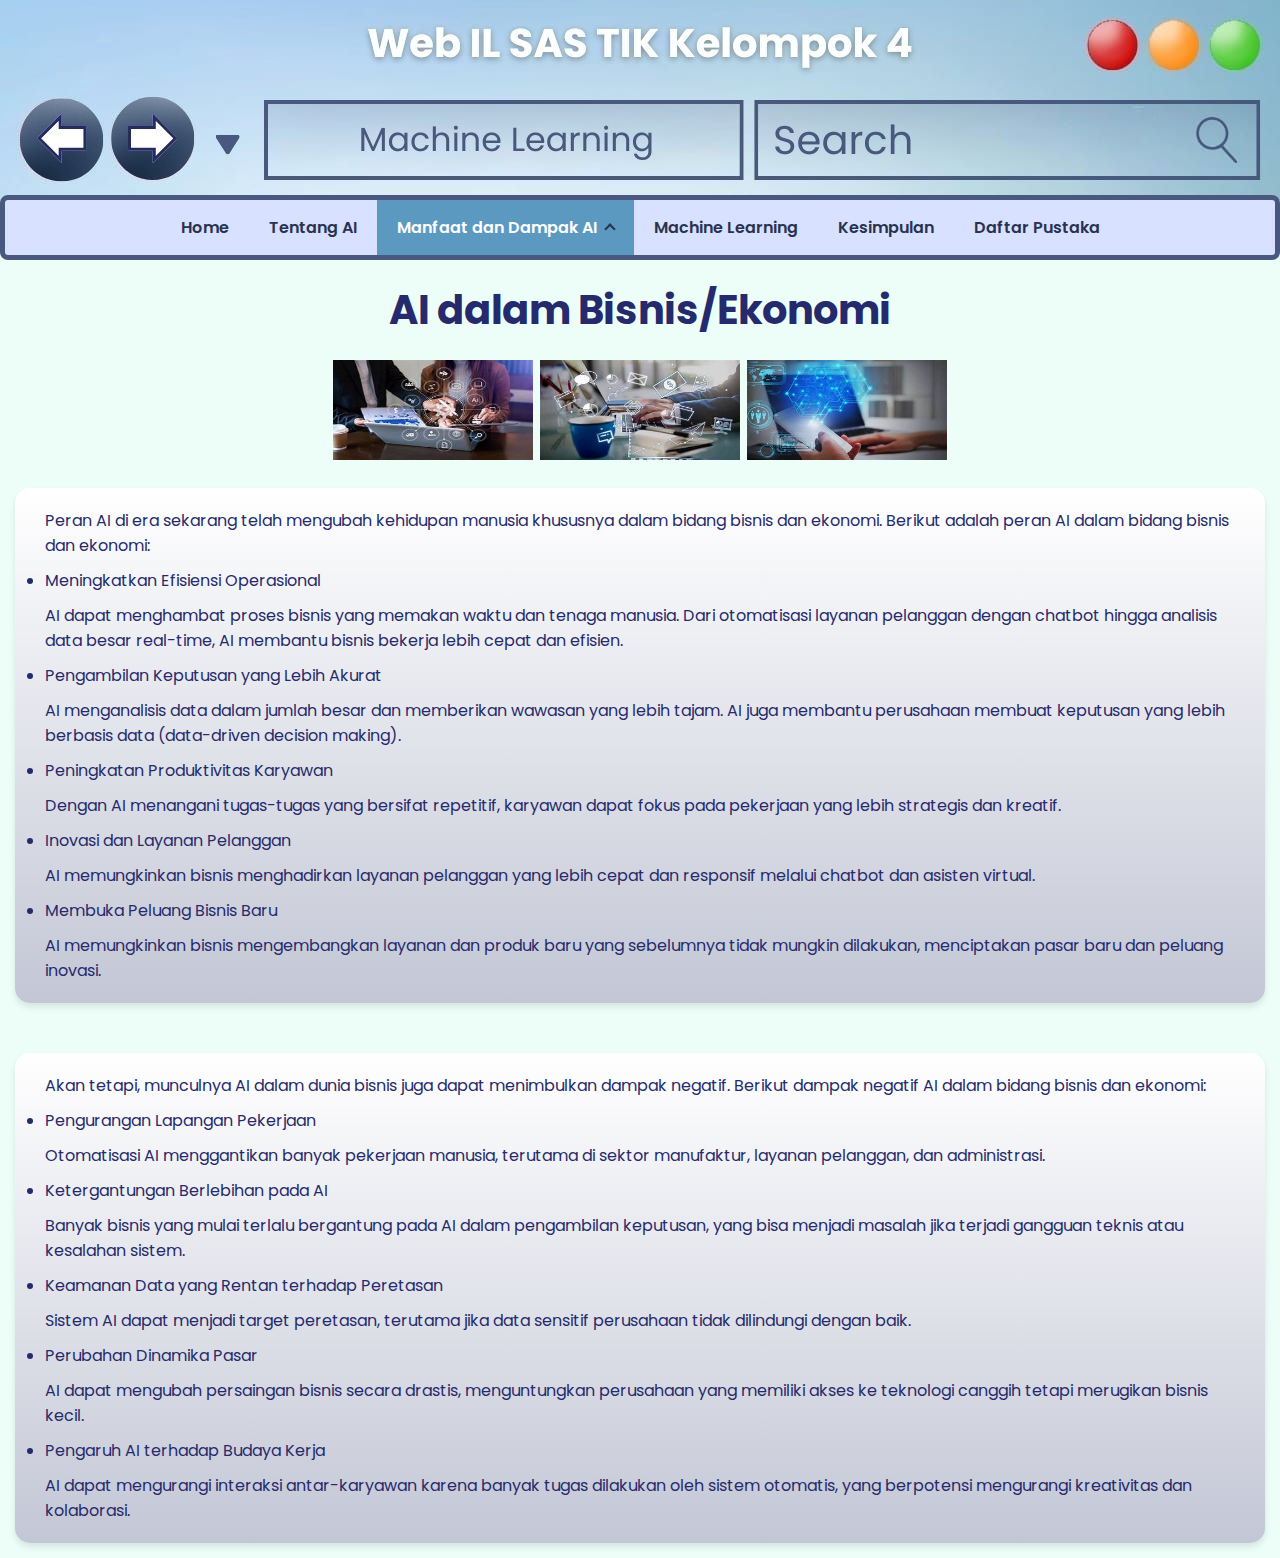
<file: ai-bisnis.html>
<!DOCTYPE html>
<html lang="en">
<head>
    <meta charset="UTF-8">
    <meta name="viewport" content="width=device-width, initial-scale=1.0">
    <title>Website IL SAT Kelompok 4</title>
    <link rel="stylesheet" href="ai-bisnis.css">
</head>
<body>
    <div class="header">
        <img src="2.jpg" alt="Banner AI" class="banner">
    </div>
    <nav class="navbar-container">
        <ul class="navbar">
            <li>
                <a href="index.html" class="navbar-link">Home</a>
            </li>
            <li>
                <a href="tentang-ai.html" class="navbar-link">Tentang AI</a>
            </li>
            <li>
                <a href="#" class="navbar-link dropdown-toggle active">
                    Manfaat dan Dampak AI <span class="arrow"></span>
                </a>
                <ul class="dropdown">
                    <li><a href="ai-kesehatan.html" class="dropdown-link">AI dalam Kesehatan</a></li>
                    <li><a href="ai-pendidikan.html" class="dropdown-link">AI dalam Pendidikan</a></li>
                    <li><a href="ai-bisnis.html" class="dropdown-link active">AI dalam Bisnis/Ekonomi</a></li>
                    <li><a href="manfaat-dan-dampak-ai.html" class="dropdown-link">Dampak Positif dan Negatif</a></li>
                </ul>
            </li>
            <li>
                <a href="machine-learning.html" class="navbar-link">Machine Learning</a>
            </li>
            <li>
                <a href="kesimpulan.html" class="navbar-link">Kesimpulan</a>
            </li>
            <li>
                <a href="daftar-pustaka.html" class="navbar-link">Daftar Pustaka</a>
            </li>
        </ul>
    </nav>
    <h1 class="title"> AI dalam Bisnis/Ekonomi </h1>
        <div class="column-side">
            <h1 align="center">
            <img src="gambar1.jpeg.jpg" height="100" width="200">
            <img src="gambar2.jpeg.jpg" height="100" width="200">
            <img src="gambar3.jpeg.jpg" height="100" width="200">
            </h1>
        </div>
        <div class="card-container">
            <div class="card">
                <div class="padding-left">
                <p>Peran AI di era sekarang telah mengubah kehidupan manusia khususnya dalam bidang bisnis dan ekonomi. Berikut adalah peran AI dalam bidang bisnis dan ekonomi: </p>
                <ul>
                    <li class="li">Meningkatkan Efisiensi Operasional</li>
                    <p>AI dapat menghambat proses bisnis yang memakan waktu dan tenaga manusia. Dari otomatisasi layanan pelanggan dengan chatbot hingga analisis data besar real-time, AI membantu bisnis bekerja lebih cepat dan efisien.<p>
                    <li class="li">Pengambilan Keputusan yang Lebih Akurat</li>
                    <p>AI menganalisis data dalam jumlah besar dan memberikan wawasan yang lebih tajam. AI juga membantu perusahaan membuat keputusan yang lebih berbasis data (data-driven decision making).</p>
                    <li class="li">Peningkatan Produktivitas Karyawan</li>
                    <p>Dengan AI menangani tugas-tugas yang bersifat repetitif, karyawan dapat fokus pada pekerjaan yang lebih strategis dan kreatif.</p>
                    <li class="li">Inovasi dan Layanan Pelanggan</li>
                    <p>AI memungkinkan bisnis menghadirkan layanan pelanggan yang lebih cepat dan responsif melalui chatbot dan asisten virtual.</p>
                    <li class="li">Membuka Peluang Bisnis Baru</li>
                    <p>AI memungkinkan bisnis mengembangkan layanan dan produk baru yang sebelumnya tidak mungkin dilakukan, menciptakan pasar baru dan peluang inovasi.</p></div>
                </ul>
            </div>
            <div class="card">
                <div class="padding-left">
                <p>Akan tetapi, munculnya AI dalam dunia bisnis juga dapat menimbulkan dampak negatif. Berikut dampak negatif AI dalam bidang bisnis dan ekonomi: </p>
                <ul>
                    <li class="li">Pengurangan Lapangan Pekerjaan</li>
                    <p>Otomatisasi AI menggantikan banyak pekerjaan manusia, terutama di sektor manufaktur, layanan pelanggan, dan administrasi.</p>
                    <li class="li">Ketergantungan Berlebihan pada AI</li>
                    <p>Banyak bisnis yang mulai terlalu bergantung pada AI dalam pengambilan keputusan, yang bisa menjadi masalah jika terjadi gangguan teknis atau kesalahan sistem.</p>
                    <li class="li">Keamanan Data yang Rentan terhadap Peretasan</li>
                    <p>Sistem AI dapat menjadi target peretasan, terutama jika data sensitif perusahaan tidak dilindungi dengan baik.</p>
                    <li class="li">Perubahan Dinamika Pasar</li>
                    <p>AI dapat mengubah persaingan bisnis secara drastis, menguntungkan perusahaan yang memiliki akses ke teknologi canggih tetapi merugikan bisnis kecil.</p>
                    <li class="li">Pengaruh AI terhadap Budaya Kerja</li>
                    <p>AI dapat mengurangi interaksi antar-karyawan karena banyak tugas dilakukan oleh sistem otomatis, yang berpotensi mengurangi kreativitas dan kolaborasi.</p>
                </ul></div>
            </div>
        </div>
    </div>      
</body>
</html>
</file>
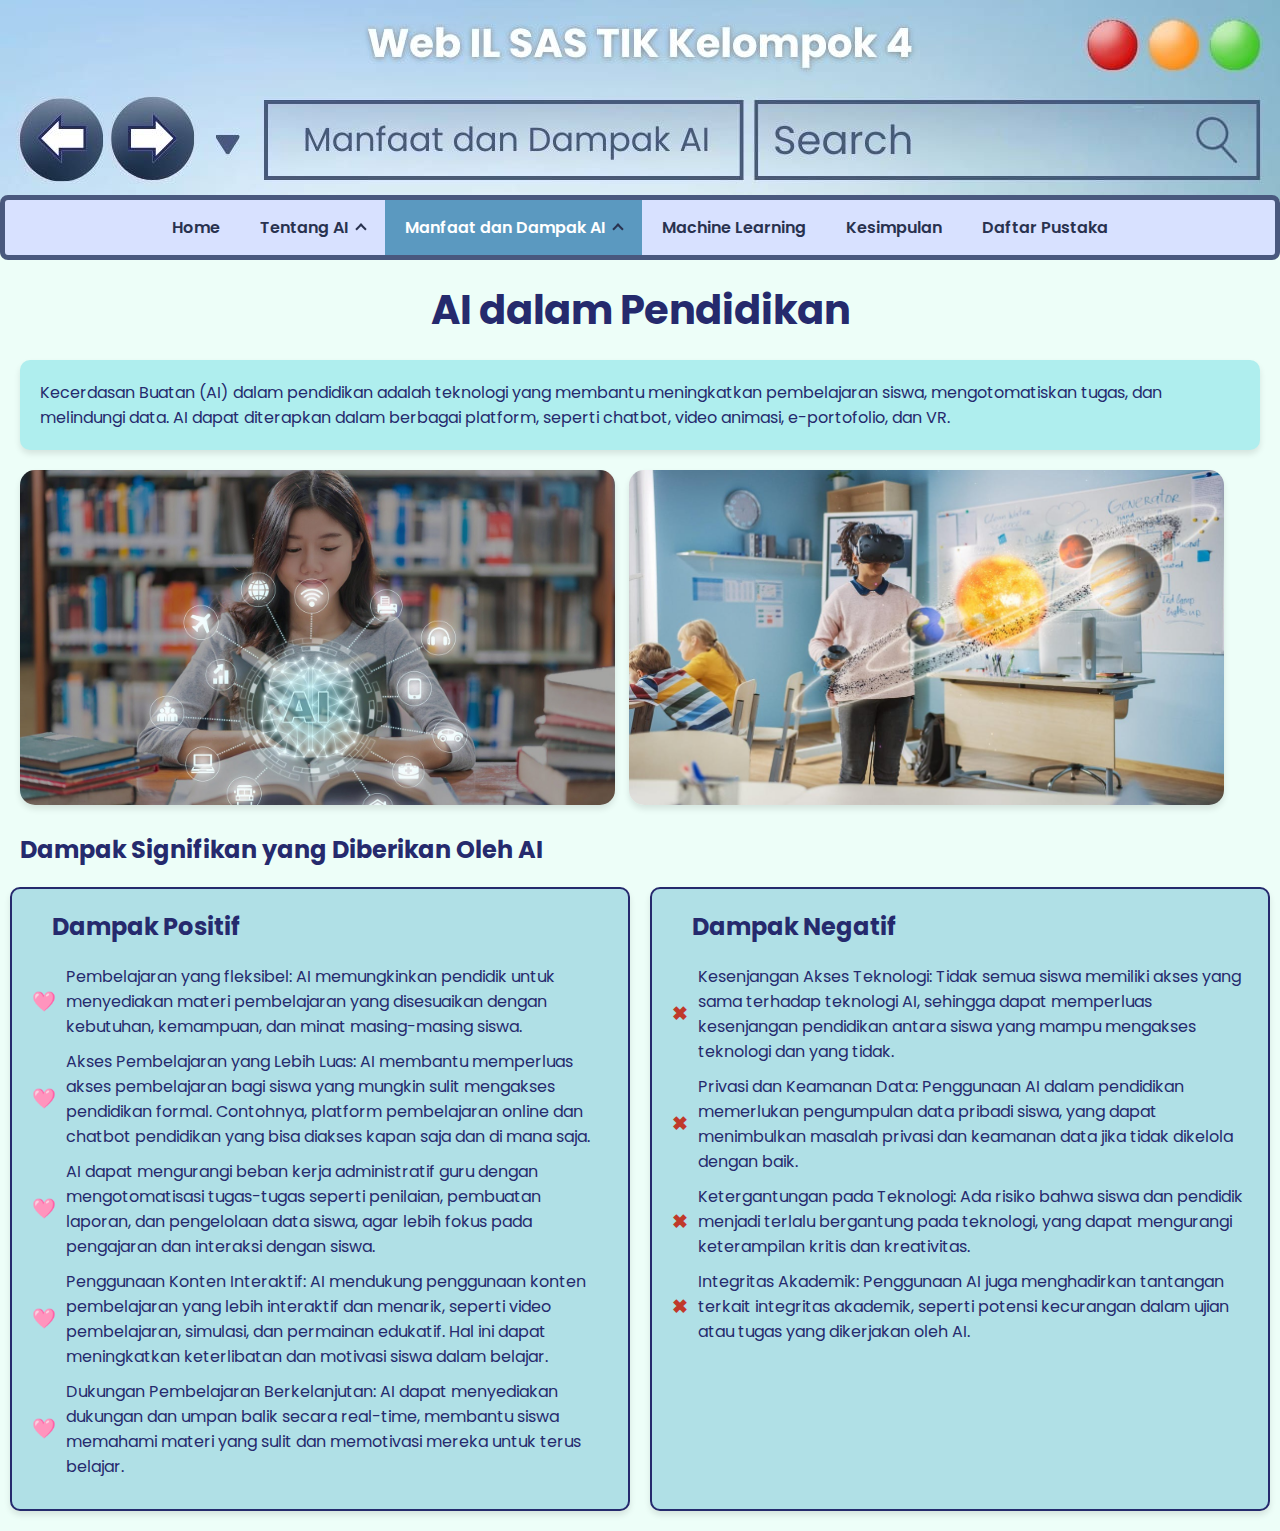
<file: ai-pendidikan.html>
<!DOCTYPE html>
<html lang="en">
<head>
    <title>Website IL SAT Kelompok 4</title>
    <link rel="stylesheet" href="ai-pendidikan.css">
</head>
<body>
    <div class="header">
        <img src="4.jpg" alt="Banner AI" class="banner">
    </div>
<nav class="navbar-container">
    <ul class="navbar">
        <li>
            <a href="index.html" class="navbar-link">Home</a>
        </li>
        <li>
            <a href="tentang-ai.html" class="navbar-link dropdown-toggle">
                Tentang AI <span class="arrow"></span>
            </a>
            <ul class="dropdown">
                <li><a href="#" class="dropdown-link">Pengertian AI</a></li>
                <li><a href="#" class="dropdown-link">Sejarah AI</a></li>
            </ul>
        </li>
        <li>
            <a href="#" class="navbar-link dropdown-toggle active">
                Manfaat dan Dampak AI <span class="arrow"></span>
            </a>
            <ul class="dropdown">
                <li><a href="ai-kesehatan.html" class="dropdown-link">AI dalam Kesehatan</a></li>
                <li><a href="ai-pendidikan.html" class="dropdown-link active">AI dalam Pendidikan</a></li>
                <li><a href="ai-bisnis.html" class="dropdown-link">AI dalam Bisnis/Ekonomi</a></li>
                <li><a href="manfaat-dan-dampak-ai.html" class="dropdown-link">Dampak Positif dan Negatif</a></li>
            </ul>
        </li>
        <li>
            <a href="machine-learning.html" class="navbar-link">Machine Learning</a>
        </li>
        <li>
            <a href="kesimpulan.html" class="navbar-link">Kesimpulan</a>
        </li>
        <li>
            <a href="daftar-pustaka.html" class="navbar-link">Daftar Pustaka</a>
        </li>
    </ul>
</nav>
    <h1 class="title">AI dalam Pendidikan</h1>
    <div class="ml-container">
        <div class="card-container">
            <div class="card">
                <p>Kecerdasan Buatan (AI) dalam pendidikan adalah teknologi yang membantu meningkatkan pembelajaran siswa, mengotomatiskan tugas, dan melindungi data. AI dapat diterapkan dalam berbagai platform, seperti chatbot, video animasi, e-portofolio, dan VR. </p>
            </div>
           <div class="gambar">
            <img src="ai gambar.jpg" alt="gambar" class="ml-image" img>
            <img src="vr.jpg" alt="vr" class="ml-image">
           </div>
        </div>
    </div>
    <h2 class="h2">Dampak Signifikan yang Diberikan Oleh AI</h2>
    <div class="container">
        <div class="card card-with-border">
            <h2 class="h2">Dampak Positif</h2>
            <ul class="icon-list">
                <li><span class="check-icon">🩷</span> Pembelajaran yang fleksibel: AI memungkinkan pendidik untuk menyediakan materi pembelajaran yang disesuaikan dengan kebutuhan, kemampuan, dan minat masing-masing siswa.
                </li>
                <li><span class="check-icon">🩷</span> Akses Pembelajaran yang Lebih Luas: AI membantu memperluas akses pembelajaran bagi siswa yang mungkin sulit mengakses pendidikan formal. Contohnya, platform pembelajaran online dan chatbot pendidikan yang bisa diakses kapan saja dan di mana saja.</li>
                <li><span class="check-icon">🩷</span> AI dapat mengurangi beban kerja administratif guru dengan mengotomatisasi tugas-tugas seperti penilaian, pembuatan laporan, dan pengelolaan data siswa, agar lebih fokus pada pengajaran dan interaksi dengan siswa.            </li>
                <li><span class="check-icon">🩷</span> Penggunaan Konten Interaktif: AI mendukung penggunaan konten pembelajaran yang lebih interaktif dan menarik, seperti video pembelajaran, simulasi, dan permainan edukatif. Hal ini dapat meningkatkan keterlibatan dan motivasi siswa dalam belajar.            </li>
                <li><span class="check-icon">🩷</span> Dukungan Pembelajaran Berkelanjutan: AI dapat menyediakan dukungan dan umpan balik secara real-time, membantu siswa memahami materi yang sulit dan memotivasi mereka untuk terus belajar.
                </li>
            </ul>
        </div>
        <div class="card card-with-border">
            <h2 class="h2">Dampak Negatif</h2>
            <ul class="icon-list negative-list">
                <li><span class="cross-icon">✖</span> Kesenjangan Akses Teknologi: Tidak semua siswa memiliki akses yang sama terhadap teknologi AI, sehingga dapat memperluas kesenjangan pendidikan antara siswa yang mampu mengakses teknologi dan yang tidak.</li>
                <li><span class="cross-icon">✖</span> Privasi dan Keamanan Data: Penggunaan AI dalam pendidikan memerlukan pengumpulan data pribadi siswa, yang dapat menimbulkan masalah privasi dan keamanan data jika tidak dikelola dengan baik.           </li>
                <li><span class="cross-icon">✖</span> Ketergantungan pada Teknologi: Ada risiko bahwa siswa dan pendidik menjadi terlalu bergantung pada teknologi, yang dapat mengurangi keterampilan kritis dan kreativitas.</li>
                <li><span class="cross-icon">✖</span> Integritas Akademik: Penggunaan AI juga menghadirkan tantangan terkait integritas akademik, seperti potensi kecurangan dalam ujian atau tugas yang dikerjakan oleh AI.</li>
            </ul>
</body>
</html>
</file>
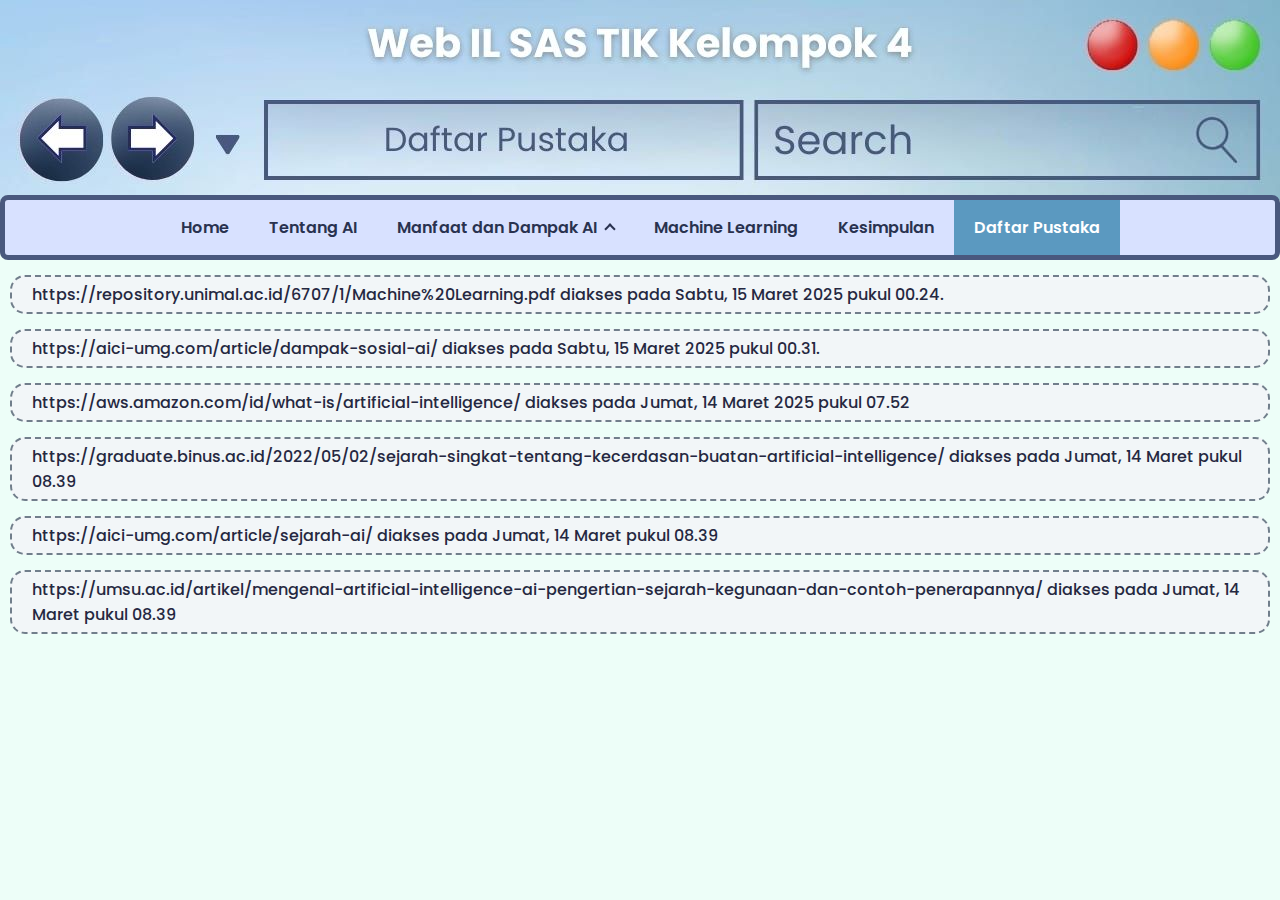
<file: daftar-pustaka.html>
<!DOCTYPE html>
<html>
<head>
    <meta charset="UTF-8">
    <meta name="viewport" content="width=device-width, initial-scale=1.0">
    <title>Website IL SAT Kelompok 4</title>
    <link rel="stylesheet" href="daftar-pustaka.css">
</head>
<body>
    <div class="header">
        <img src="6.jpg" alt="Banner AI" class="banner">
    </div>
<nav class="navbar-container">
    <ul class="navbar">
        <li>
            <a href="index.html" class="navbar-link">Home</a>
        </li>
        <li>
            <a href="tentang-ai.html" class="navbar-link">Tentang AI</a>
        </li>
        <li>
            <a href="#" class="navbar-link dropdown-toggle">
                Manfaat dan Dampak AI <span class="arrow"></span>
            </a>
            <ul class="dropdown">
                <li><a href="ai-kesehatan.html" class="dropdown-link">AI dalam Kesehatan</a></li>
                <li><a href="ai-pendidikan.html" class="dropdown-link">AI dalam Pendidikan</a></li>
                <li><a href="ai-bisnis.html" class="dropdown-link">AI dalam Bisnis/Ekonomi</a></li>
                <li><a href="manfaat-dan-dampak-ai.html" class="dropdown-link">Dampak Positif dan Negatif</a></li>
            </ul>
        </li>
        <li>
            <a href="machine-learning.html" class="navbar-link">Machine Learning</a>
        </li>
        <li>
            <a href="kesimpulan.html" class="navbar-link">Kesimpulan</a>
        </li>
        <li>
            <a href="daftar-pustaka.html" class="navbar-link active">Daftar Pustaka</a>
        </li>
    </ul>
</nav>
<div class="section">
    <p class="link">https://repository.unimal.ac.id/6707/1/Machine%20Learning.pdf diakses pada Sabtu, 15 Maret 2025 pukul 00.24.</p>
    <p class="link">https://aici-umg.com/article/dampak-sosial-ai/ diakses pada Sabtu, 15 Maret 2025 pukul 00.31.</p>
    <p class="link">https://aws.amazon.com/id/what-is/artificial-intelligence/ diakses pada Jumat, 14 Maret 2025 pukul 07.52</p>
    <p class="link">https://graduate.binus.ac.id/2022/05/02/sejarah-singkat-tentang-kecerdasan-buatan-artificial-intelligence/ diakses pada Jumat, 14 Maret pukul 08.39</p>
    <p class="link">https://aici-umg.com/article/sejarah-ai/ diakses pada Jumat, 14 Maret pukul 08.39</p>
    <p class="link">https://umsu.ac.id/artikel/mengenal-artificial-intelligence-ai-pengertian-sejarah-kegunaan-dan-contoh-penerapannya/ diakses pada Jumat, 14 Maret pukul 08.39</p>
</div>
</body>
</html>
</file>
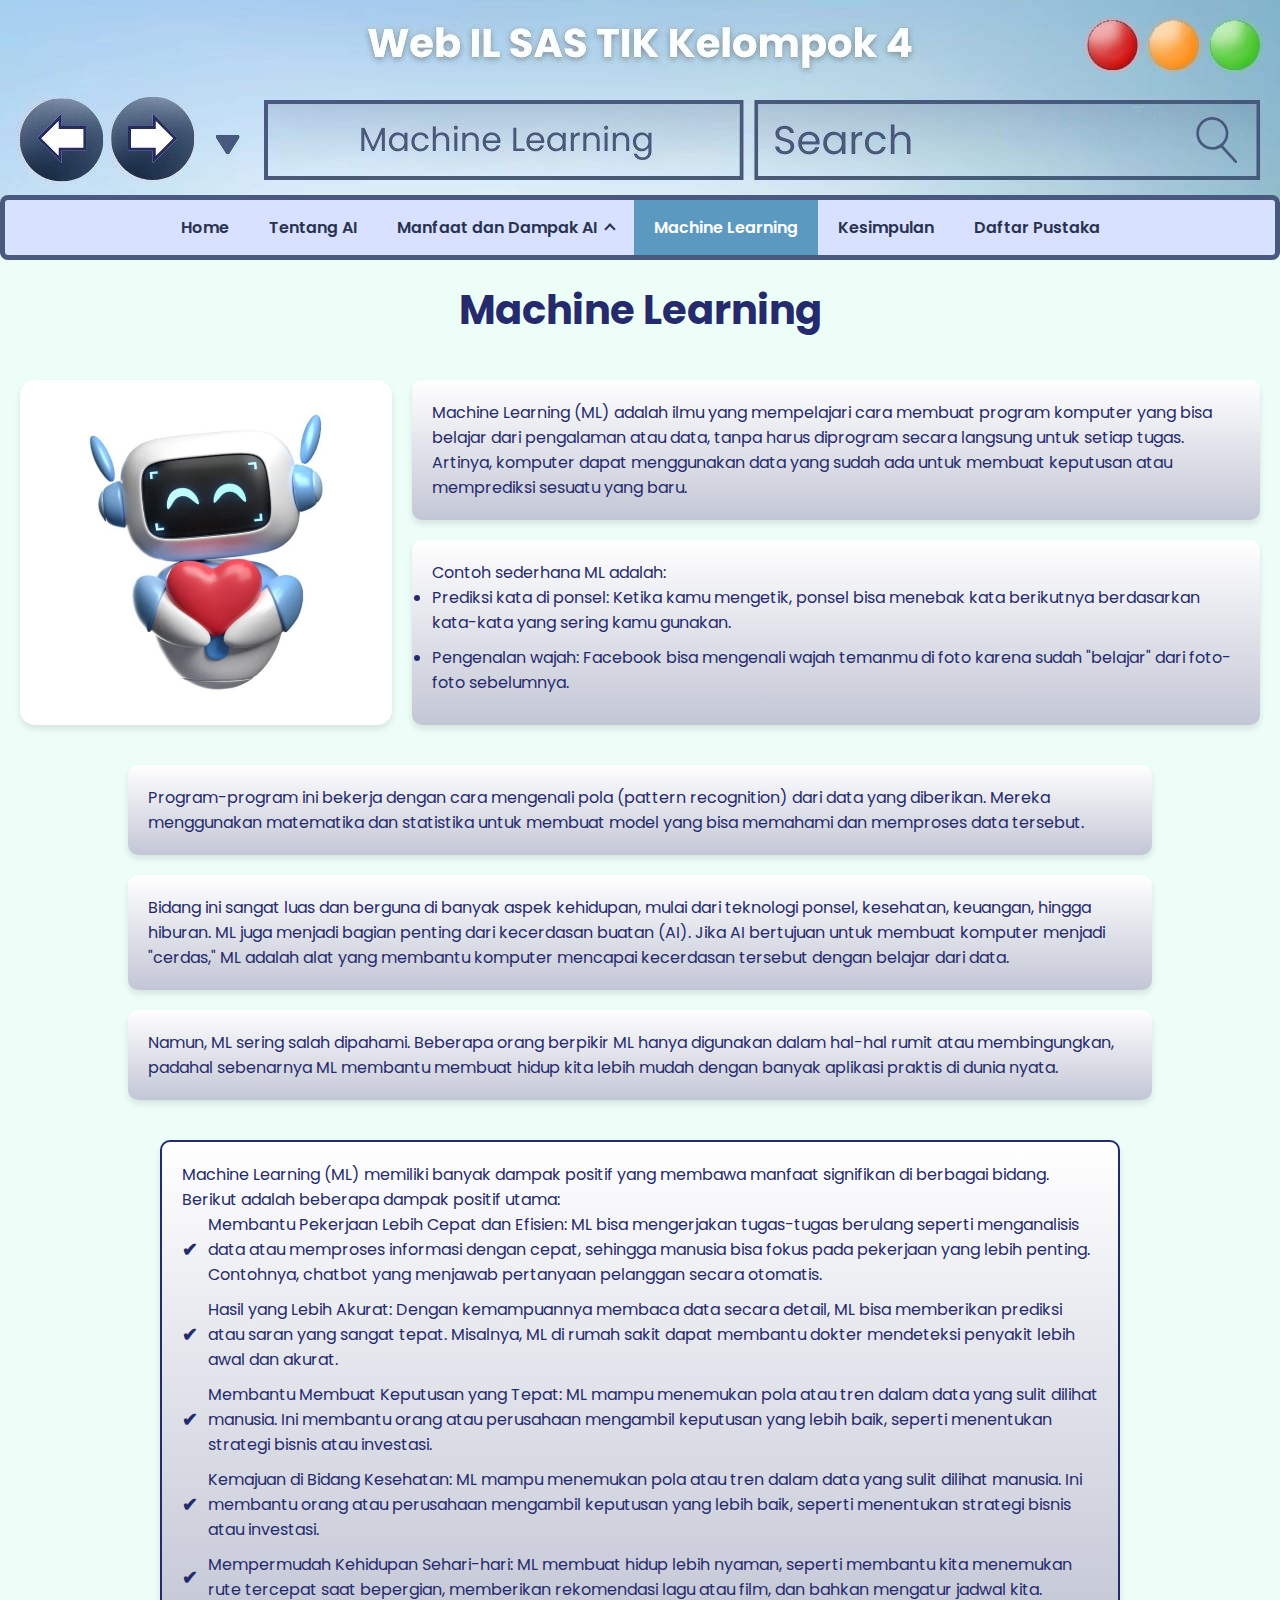
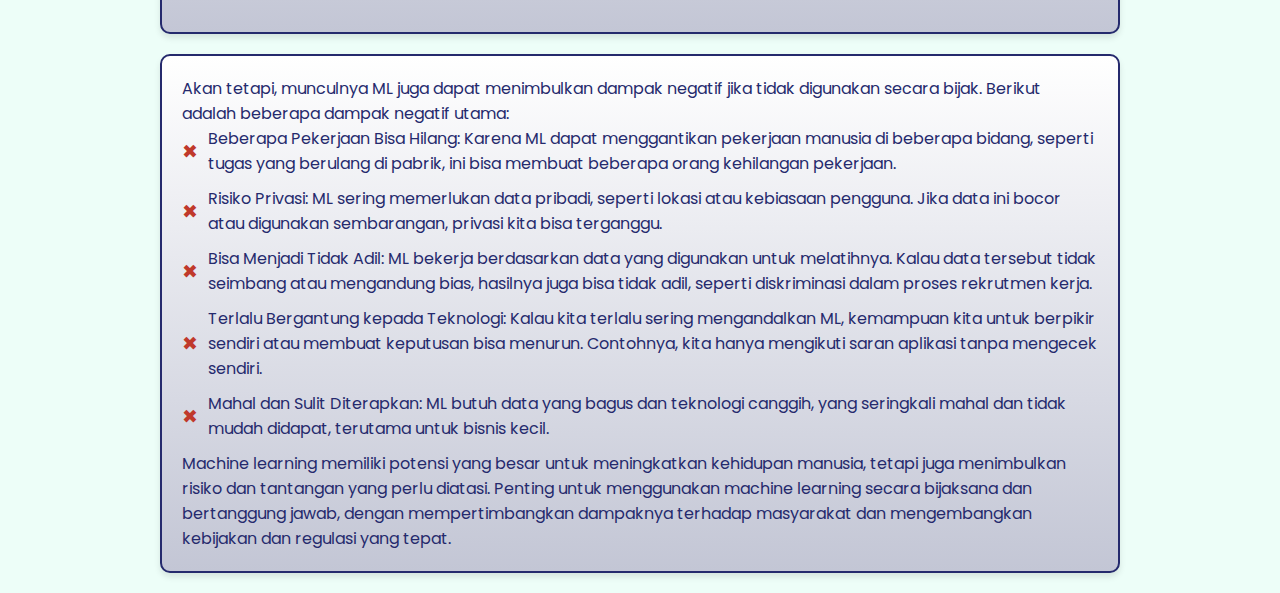
<file: machine-learning.html>
<!DOCTYPE html>
<html lang="en">
<head>
    <meta charset="UTF-8">
    <meta name="viewport" content="width=device-width, initial-scale=1.0">
    <title>Website IL SAT Kelompok 4</title>
    <link rel="stylesheet" href="machine-learning.css">
</head>
<body>
    <div class="header">
        <img src="2.jpg" alt="Banner AI" class="banner">
    </div>
<nav class="navbar-container">
    <ul class="navbar">
        <li>
            <a href="index.html" class="navbar-link">Home</a>
        </li>
        <li>
            <a href="tentang-ai.html" class="navbar-link">
                Tentang AI <span class="arrow"></span>
            </a>
        </li>
        <li>
            <a href="#" class="navbar-link dropdown-toggle">
                Manfaat dan Dampak AI <span class="arrow"></span>
            </a>
            <ul class="dropdown">
                <li><a href="ai-kesehatan.html" class="dropdown-link">AI dalam Kesehatan</a></li>
                <li><a href="ai-pendidikan.html" class="dropdown-link">AI dalam Pendidikan</a></li>
                <li><a href="ai-bisnis.html" class="dropdown-link">AI dalam Bisnis/Ekonomi</a></li>
                <li><a href="manfaat-dan-dampak-ai.html" class="dropdown-link">Dampak Positif dan Negatif</a></li>
            </ul>
        </li>
        <li>
            <a href="machine-learning.html" class="navbar-link active">Machine Learning</a>
        </li>
        <li>
            <a href="kesimpulan.html" class="navbar-link">Kesimpulan</a>
        </li>
        <li>
            <a href="daftar-pustaka.html" class="navbar-link">Daftar Pustaka</a>
        </li>
    </ul>
</nav>
    <h1 class="title">Machine Learning</h1>
    <div class="ml-container">
        <img src="machine-learning.jpg" alt="Machine Learning Illustration" class="ml-image">
        <div class="card-container">
            <div class="card">
                <p>Machine Learning (ML) adalah ilmu yang mempelajari cara membuat program komputer yang bisa belajar dari pengalaman atau data, tanpa harus diprogram secara langsung untuk setiap tugas. Artinya, komputer dapat menggunakan data yang sudah ada untuk membuat keputusan atau memprediksi sesuatu yang baru.</p>
            </div>
            <div class="card">
                <p>Contoh sederhana ML adalah:</p>
                <ul>
                    <li>Prediksi kata di ponsel: Ketika kamu mengetik, ponsel bisa menebak kata berikutnya berdasarkan kata-kata yang sering kamu gunakan.</li>
                    <li>Pengenalan wajah: Facebook bisa mengenali wajah temanmu di foto karena sudah "belajar" dari foto-foto sebelumnya.</li>
                </ul>
            </div>
        </div>
    </div>
    <div class="content">
        <div class="card card-align-center">
            <p>Program-program ini bekerja dengan cara mengenali pola (pattern recognition) dari data yang diberikan. Mereka menggunakan matematika dan statistika untuk membuat model yang bisa memahami dan memproses data tersebut.</p>
        </div>
    
        <div class="card card-align-center">
            <p>Bidang ini sangat luas dan berguna di banyak aspek kehidupan, mulai dari teknologi ponsel, kesehatan, keuangan, hingga hiburan. ML juga menjadi bagian penting dari kecerdasan buatan (AI). Jika AI bertujuan untuk membuat komputer menjadi "cerdas," ML adalah alat yang membantu komputer mencapai kecerdasan tersebut dengan belajar dari data.</p>
        </div>
    
        <div class="card card-align-center">
            <p>Namun, ML sering salah dipahami. Beberapa orang berpikir ML hanya digunakan dalam hal-hal rumit atau membingungkan, padahal sebenarnya ML membantu membuat hidup kita lebih mudah dengan banyak aplikasi praktis di dunia nyata.</p>
        </div>
    </div>
    <div class="card card-with-border">
        <p>Machine Learning (ML) memiliki banyak dampak positif yang membawa manfaat signifikan di berbagai bidang. Berikut adalah beberapa dampak positif utama:</p>
        <ul class="icon-list">
            <li><span class="check-icon">✔</span> Membantu Pekerjaan Lebih Cepat dan Efisien: ML bisa mengerjakan tugas-tugas berulang seperti menganalisis data atau memproses informasi dengan cepat, sehingga manusia bisa fokus pada pekerjaan yang lebih penting. Contohnya, chatbot yang menjawab pertanyaan pelanggan secara otomatis.</li>
            <li><span class="check-icon">✔</span> Hasil yang Lebih Akurat: Dengan kemampuannya membaca data secara detail, ML bisa memberikan prediksi atau saran yang sangat tepat. Misalnya, ML di rumah sakit dapat membantu dokter mendeteksi penyakit lebih awal dan akurat.</li>
            <li><span class="check-icon">✔</span> Membantu Membuat Keputusan yang Tepat: ML mampu menemukan pola atau tren dalam data yang sulit dilihat manusia. Ini membantu orang atau perusahaan mengambil keputusan yang lebih baik, seperti menentukan strategi bisnis atau investasi.</li>
            <li><span class="check-icon">✔</span> Kemajuan di Bidang Kesehatan: ML mampu menemukan pola atau tren dalam data yang sulit dilihat manusia. Ini membantu orang atau perusahaan mengambil keputusan yang lebih baik, seperti menentukan strategi bisnis atau investasi.</li>
            <li><span class="check-icon">✔</span> Mempermudah Kehidupan Sehari-hari: ML membuat hidup lebih nyaman, seperti membantu kita menemukan rute tercepat saat bepergian, memberikan rekomendasi lagu atau film, dan bahkan mengatur jadwal kita.</li>
        </ul>
    </div>
    <div class="card card-with-border">
        <p>Akan tetapi, munculnya ML juga dapat menimbulkan dampak negatif jika tidak digunakan secara bijak. Berikut adalah beberapa dampak negatif utama:</p>
        <ul class="icon-list negative-list">
            <li><span class="cross-icon">✖</span> Beberapa Pekerjaan Bisa Hilang: Karena ML dapat menggantikan pekerjaan manusia di beberapa bidang, seperti tugas yang berulang di pabrik, ini bisa membuat beberapa orang kehilangan pekerjaan.</li>
            <li><span class="cross-icon">✖</span> Risiko Privasi: ML sering memerlukan data pribadi, seperti lokasi atau kebiasaan pengguna. Jika data ini bocor atau digunakan sembarangan, privasi kita bisa terganggu.</li>
            <li><span class="cross-icon">✖</span> Bisa Menjadi Tidak Adil: ML bekerja berdasarkan data yang digunakan untuk melatihnya. Kalau data tersebut tidak seimbang atau mengandung bias, hasilnya juga bisa tidak adil, seperti diskriminasi dalam proses rekrutmen kerja.</li>
            <li><span class="cross-icon">✖</span> Terlalu Bergantung kepada Teknologi: Kalau kita terlalu sering mengandalkan ML, kemampuan kita untuk berpikir sendiri atau membuat keputusan bisa menurun. Contohnya, kita hanya mengikuti saran aplikasi tanpa mengecek sendiri.</li>
            <li><span class="cross-icon">✖</span> Mahal dan Sulit Diterapkan: ML butuh data yang bagus dan teknologi canggih, yang seringkali mahal dan tidak mudah didapat, terutama untuk bisnis kecil.</li>
        </ul>
        <p>Machine learning memiliki potensi yang besar untuk meningkatkan kehidupan manusia, tetapi juga menimbulkan risiko dan tantangan yang perlu diatasi. Penting untuk menggunakan machine learning secara bijaksana dan bertanggung jawab, dengan mempertimbangkan dampaknya terhadap masyarakat dan mengembangkan kebijakan dan regulasi yang tepat.</p>
    </div>         
</body>
</html>
</file>
<file: ai-bisnis.css>
@import url("https://fonts.googleapis.com/css2?family=Poppins:wght@300;400;500;600;700;800;900&display=swap");

* {
    font-family: "Poppins", sans-serif;
    margin: 0;
    padding: 0;
    box-sizing: border-box;
}

body {
    background-color: #49587e;
    display: flex;
    flex-direction: column;
    min-height: 100vh;
}

.header .banner {
    width: 100%;
    height: auto;
}

.navbar-container {
    background-color: #D8E1FF;
    border: 5px solid #49587e;
    border-radius: 8px;
    margin-top: -5px;
    position: relative;
    z-index: 100;
}

.navbar {
    list-style: none;
    display: flex;
    justify-content: center;
    padding: 0;
    margin: 0;
}

.navbar li {
    position: relative;
}

.navbar-link {
    text-decoration: none;
    padding: 15px 20px;
    display: block;
    color: #29324F;
    font-weight: 600;
    transition: background-color 0.3s ease, color 0.3s ease;
    position: relative;
}

.navbar-link:hover {
    background-color: #3B85B2;
    color: #ffffff;
}

.dropdown-toggle .arrow {
    margin-left: 5px;
    display: inline-block;
    border: solid #29324F;
    border-width: 0 2px 2px 0;
    padding: 3px;
    transform: rotate(-135deg);
    transition: transform 0.3s ease;
}

.navbar li:hover .arrow {
    transform: rotate(45deg);
}

.dropdown {
    list-style: none;
    position: absolute;
    top: 100%;
    left: 0;
    background-color: #3B85B2;
    display: none;
    padding: 0;
    z-index: 1000;
    border-radius: 8px;
}

.dropdown li {
    border-bottom: 1px solid #ffffff;
}

.dropdown-link {
    text-decoration: none;
    padding: 10px 20px;
    display: block;
    color: #ffffff;
    transition: background-color 0.3s ease;
}

.dropdown-link:hover {
    background-color: #49587e;
    color: #ffffff;
}

.navbar li:hover .dropdown {
    display: block;
}

.main-content {
    flex: 1;
    padding: 20px;
    background-color: #ffffff;
}

.welcome-title {
    color: #252841;
    margin-bottom: 15px;
}

.welcome-text {
    color: #252841;
    line-height: 1.6;
}

.welcome-image {
    max-width: 100%;
    height: auto;
    margin: 20px 0;
    border-radius: 8px;
}

body {
    background-color: #EDFEF8;
}

.header {
    width: 100%;
    position: relative;
}

.banner {
    width: 100%;
    height: auto;
    display: block;
}

.title {
    color: #252a6d;
    text-align: center;
    margin: 20px 0;
    font-size: 2.5rem;
}

.ml-container {
    display: flex;
    align-items: stretch;
    margin: 20px;
    gap: 20px;
}

.ml-image {
    width: 30%;
    height: auto;
    aspect-ratio: 3/2;
    object-fit: fill;
    border-radius: 15px;
    box-shadow: 0 4px 6px rgba(0, 0, 0, 0.1);
    transition: transform 0.3s ease, box-shadow 0.3s ease;
}

.ml-image:hover {
    transform: scale(1.05);
    box-shadow: 0 6px 10px rgba(0, 0, 0, 0.2);
}

.card-container {
    display: flex;
    flex-direction: column;
    gap: 20px;
    flex: 1;
}

.content {
    width: 100%;
    max-width: calc(30% + 20px + 1fr);
    margin: 20px auto;
}

.card-align-center {
    width: 100%;
    margin-bottom: 20px;
}

.card {
    background: linear-gradient(180deg, white, #C3C6D5);
    color: #252a6d;
    padding: 20px;
    border-radius: 15px;
    box-shadow: 0 4px 6px rgba(0, 0, 0, 0.1);
}

.card-container {
    flex-grow: 1;
    display: flex;
    flex-direction: column;
    gap: 20px;
}

.card p, .card ul {
    margin: 0;
    padding: 0;
}

ul {
    list-style: disc;
    padding-left: 20px;
}

.card ul li {
    margin-bottom: 10px;
}

.card-align-center {
    width: 80%;
    margin: 0 auto 20px;
}

.card-with-border {
    border: 2px solid #252a6d;
    padding: 20px;
    border-radius: 10px;
    margin-bottom: 20px;
    background-color: white;
    box-shadow: 0 4px 6px rgba(0, 0, 0, 0.1);
    width: calc(100% - 40px);
    max-width: 960px;
    margin-left: auto;
    margin-right: auto;
}

.icon-list {
    list-style: none;
    padding: 0;
    margin: 0;
}

.icon-list li {
    display: flex;
    align-items: center;
    margin-bottom: 10px;
    color: #252a6d;
}

.check-icon {
    color: #252a6d;
    font-size: 1.2em;
    margin-right: 10px;
    font-weight: bold;
}

.negative-list {
    list-style: none;
    padding: 0;
    margin: 0;
}

.negative-list li {
    display: flex;
    align-items: center;
    margin-bottom: 10px;
    color: #252a6d;
}

.cross-icon {
    color: #c0392b;
    font-size: 1.2em;
    margin-right: 10px;
    font-weight: bold;
}

.padding-left{
    margin-left: 10px;
}

li.li{
    margin-top: 10px;
}

.card{
    margin: 15px;
}

.active{
    background-color: #5b99c0;
    color: #ffffff;
}
</file>
<file: ai-pendidikan.css>
@import url("https://fonts.googleapis.com/css2?family=Poppins:wght@300;400;500;600;700;800;900&display=swap");

* {
    font-family: "Poppins", sans-serif;
    margin: 0;
    padding: 0;
    box-sizing: border-box;
}

body {
    background-color: #49587e;
    display: flex;
    flex-direction: column;
    min-height: 100vh;
}

.header .banner {
    width: 100%;
    height: auto;
}

.navbar-container {
    background-color: #D8E1FF;
    border: 5px solid #49587e;
    border-radius: 8px;
    margin-top: -5px;
    position: relative;
    z-index: 100;
}

.navbar {
    list-style: none;
    display: flex;
    justify-content: center;
    padding: 0;
    margin: 0;
}

.navbar li {
    position: relative;
}

.navbar-link {
    text-decoration: none;
    padding: 15px 20px;
    display: block;
    color: #29324F;
    font-weight: 600;
    transition: background-color 0.3s ease, color 0.3s ease;
    position: relative;
}

.navbar-link:hover {
    background-color: #3B85B2;
    color: #ffffff;
}

.dropdown-toggle .arrow {
    margin-left: 5px;
    display: inline-block;
    border: solid #29324F;
    border-width: 0 2px 2px 0;
    padding: 3px;
    transform: rotate(-135deg);
    transition: transform 0.3s ease;
}

.navbar li:hover .arrow {
    transform: rotate(45deg);
}

.dropdown {
    list-style: none;
    position: absolute;
    top: 100%;
    left: 0;
    background-color: #3B85B2;
    display: none;
    padding: 0;
    z-index: 1000;
    border-radius: 8px;
}

.dropdown li {
    border-bottom: 1px solid #ffffff;
}

.dropdown-link {
    text-decoration: none;
    padding: 10px 20px;
    display: block;
    color: #ffffff;
    transition: background-color 0.3s ease;
}

.dropdown-link:hover {
    background-color: #49587e;
    color: #ffffff;
}

.navbar li:hover .dropdown {
    display: block;
}

.main-content {
    flex: 1;
    padding: 20px;
    background-color: #ffffff;
}

.welcome-title {
    color: #252841;
    margin-bottom: 15px;
}

.welcome-text {
    color: #252841;
    line-height: 1.6;
}

.welcome-image {
    max-width: 100%;
    height: auto;
    margin: 20px 0;
    border-radius: 8px;
}

body {
    background-color: #EDFEF8;
}

.header {
    width: 100%;
    position: relative;
}

.banner {
    width: 100%;
    height: auto;
    display: block;
}

.title{
    color: #252a6d;
    text-align: center;
    margin: 20px 0;
    margin-bottom: 0px;
    font-size: 2.5rem;
}

.ml-container {
    display: flex;
    margin: 20px;
    gap: 20px;
}

.ml-image {
    width: 48%;
    height: auto;
    object-fit: fill;
    border-radius: 15px;
    box-shadow: 0 4px 6px rgba(0, 0, 0, 0.1);
    transition: transform 0.3s ease, box-shadow 0.3s ease;
    margin-right: 10px;
    text-align: center;
}


.ml-image:hover {
    transform: scale(1.05);
    box-shadow: 0 6px 10px rgba(0, 0, 0, 0.2);
}


.card-container {
    display: flex;
    flex-direction: column;
    gap: 20px;
    flex: 1;
}

.content {
    width: 100%;
    max-width: calc(30% + 20px + 1fr);
    margin: 20px auto;
}

.card-align-center {
    width: 100%;
    margin-bottom: 20px;
}

.card {
    background-color: paleturquoise;
    color: #252a6d;
    padding: 20px;
    border-radius: 10px;
    box-shadow: 0 4px 6px rgba(0, 0, 0, 0.1);
}

.card-container {
    flex-grow: 1;
    display: flex;
    flex-direction: column;
    gap: 20px;
}

.card p, .card ul {
    margin: 0;
    padding: 0;
}

ul {
    list-style: disc;
    padding-left: 20px;
}

.card ul li {
    margin-bottom: 10px;
}

.card-align-center {
    width: 80%;
    margin: 0 auto 20px;
}

.card-with-border {
    border: 2px solid #252a6d;
    padding: 20px;
    border-radius: 10px;
    margin-bottom: 20px;
    background-color: powderblue;
    box-shadow: 0 4px 6px rgba(0, 0, 0, 0.1);
    width: calc(100% - 40px);
    max-width: 960px;
    margin-left: 10px;
    margin-right: 10px;
}

.icon-list {
    list-style: none;
    padding: 0;
    margin: 0;
}

.icon-list li {
    display: flex;
    align-items: center;
    margin-bottom: 10px;
    color: #252a6d;
}

.check-icon {
    color: #252a6d;
    font-size: 1.2em;
    margin-right: 10px;
    font-weight: bold;
}

.negative-list {
    list-style: none;
    padding: 0;
    margin: 0;
}

.negative-list li {
    display: flex;
    align-items: center;
    margin-bottom: 10px;
    color: #252a6d;
}

.cross-icon {
    color: #c0392b;
    font-size: 1.2em;
    margin-right: 10px;
    font-weight: bold;
}
.h2{
    text-align: left;
    margin-left: 20px;
    color: #252a6d;
    margin-bottom: 20px;
}

.container {
    display: flex; 
}

.active{
    background-color: #5b99c0;
    color: #ffffff;
}
</file>
<file: daftar-pustaka.css>
@import url("https://fonts.googleapis.com/css2?family=Poppins:wght@300;400;500;600;700;800;900&display=swap");

* {
    font-family: "Poppins", sans-serif;
    margin: 0;
    padding: 0;
    box-sizing: border-box;
}

body {
    background-color: #49587e;
    display: flex;
    flex-direction: column;
    min-height: 100vh;
}

.header .banner {
    width: 100%;
    height: auto;
}

.navbar-container {
    background-color: #D8E1FF;
    border: 5px solid #49587e;
    border-radius: 8px;
    margin-top: -5px;
    position: relative;
    z-index: 100;
}

.navbar {
    list-style: none;
    display: flex;
    justify-content: center;
    padding: 0;
    margin: 0;
}

.navbar li {
    position: relative;
}

.navbar-link {
    text-decoration: none;
    padding: 15px 20px;
    display: block;
    color: #29324F;
    font-weight: 600;
    transition: background-color 0.3s ease, color 0.3s ease;
    position: relative;
}

.navbar-link:hover {
    background-color: #3B85B2;
    color: #ffffff;
}

.active{
    background-color: #5b99c0;
    color: #ffffff;
}

.dropdown-toggle .arrow {
    margin-left: 5px;
    display: inline-block;
    border: solid #29324F;
    border-width: 0 2px 2px 0;
    padding: 3px;
    transform: rotate(-135deg);
    transition: transform 0.3s ease;
}

.navbar li:hover .arrow {
    transform: rotate(45deg);
}

.dropdown {
    list-style: none;
    position: absolute;
    top: 100%;
    left: 0;
    background-color: #3B85B2;
    display: none;
    padding: 0;
    z-index: 1000;
    border-radius: 8px;
}

.dropdown li {
    border-bottom: 1px solid #ffffff;
}

.dropdown-link {
    text-decoration: none;
    padding: 10px 20px;
    display: block;
    color: #ffffff;
    transition: background-color 0.3s ease;
}

.dropdown-link:hover {
    background-color: #49587e;
    color: #ffffff;
}

.navbar li:hover .dropdown {
    display: block;
}

.main-content {
    flex: 1;
    padding: 20px;
    background-color: #ffffff;
}

.welcome-title {
    color: #252841;
    margin-bottom: 15px;
}

.welcome-text {
    color: #252841;
    line-height: 1.6;
}

.welcome-image {
    max-width: 100%;
    height: auto;
    margin: 20px 0;
    border-radius: 8px;
}

body {
    background-color: #EDFEF8;
}

.header {
    width: 100%;
    position: relative;
}

.banner {
    width: 100%;
    height: auto;
    display: block;
}

.title {
    color: #252a6d;
    text-align: center;
    margin: 20px 0;
    font-size: 2.5rem;
}

.ml-container {
    display: flex;
    align-items: stretch;
    margin: 20px;
    gap: 20px;
}

.ml-image {
    width: 30%;
    height: auto;
    aspect-ratio: 3/2;
    object-fit: fill;
    border-radius: 15px;
    box-shadow: 0 4px 6px rgba(0, 0, 0, 0.1);
    transition: transform 0.3s ease, box-shadow 0.3s ease;
}

.ml-image:hover {
    transform: scale(1.05);
    box-shadow: 0 6px 10px rgba(0, 0, 0, 0.2);
}

.card-container {
    display: flex;
    flex-direction: column;
    gap: 20px;
    flex: 1;
}

.content {
    width: 100%;
    max-width: calc(30% + 20px + 1fr);
    margin: 20px auto;
}

.card-align-center {
    width: 100%;
    margin-bottom: 20px;
}

.card {
    background: linear-gradient(180deg, white, #C3C6D5);
    color: #252a6d;
    padding: 20px;
    border-radius: 10px;
    box-shadow: 0 4px 6px rgba(0, 0, 0, 0.1);
}

.card-container {
    flex-grow: 1;
    display: flex;
    flex-direction: column;
    gap: 20px;
}

.card p, .card ul {
    margin: 0;
    padding: 0;
}

ul {
    list-style: disc;
    padding-left: 20px;
}

.card ul li {
    margin-bottom: 10px;
}

.card-align-center {
    width: 80%;
    margin: 0 auto 20px;
}

.card-with-border {
    border: 2px solid #252a6d;
    padding: 20px;
    border-radius: 10px;
    margin-bottom: 20px;
    background-color: white;
    box-shadow: 0 4px 6px rgba(0, 0, 0, 0.1);
    width: calc(100% - 40px);
    max-width: 960px;
    margin-left: auto;
    margin-right: auto;
}

.icon-list {
    list-style: none;
    padding: 0;
    margin: 0;
}

.icon-list li {
    display: flex;
    align-items: center;
    margin-bottom: 10px;
    color: #252a6d;
}

.check-icon {
    color: #252a6d;
    font-size: 1.2em;
    margin-right: 10px;
    font-weight: bold;
}

.negative-list {
    list-style: none;
    padding: 0;
    margin: 0;
}

.negative-list li {
    display: flex;
    align-items: center;
    margin-bottom: 10px;
    color: #252a6d;
}

.cross-icon {
    color: #c0392b;
    font-size: 1.2em;
    margin-right: 10px;
    font-weight: bold;
}

.link{
    background-color: rgb(242, 246, 248);
    border: dashed;
    border-width: 2px;
    border-radius: 15px;
    border-color: #364859af;
    text-align: left;
    padding-top: 5px;
    padding-left: 20px;
    padding-right: 20px;
    padding-bottom: 5px;
    margin-top: 15px;
    margin-bottom: 15px;
    margin-left: 10px;
    margin-right: 10px;
}

p{
    color:#252841;
    font-weight: 420; 
}
</file>
<file: machine-learning.css>
@import url("https://fonts.googleapis.com/css2?family=Poppins:wght@300;400;500;600;700;800;900&display=swap");

* {
    font-family: "Poppins", sans-serif;
    margin: 0;
    padding: 0;
    box-sizing: border-box;
}

body {
    background-color: #49587e;
    display: flex;
    flex-direction: column;
    min-height: 100vh;
}

.header .banner {
    width: 100%;
    height: auto;
}

.navbar-container {
    background-color: #D8E1FF;
    border: 5px solid #49587e;
    border-radius: 8px;
    margin-top: -5px;
    position: relative;
    z-index: 100;
}

.navbar {
    list-style: none;
    display: flex;
    justify-content: center;
    padding: 0;
    margin: 0;
}

.navbar li {
    position: relative;
}

.navbar-link {
    text-decoration: none;
    padding: 15px 20px;
    display: block;
    color: #29324F;
    font-weight: 600;
    transition: background-color 0.3s ease, color 0.3s ease;
    position: relative;
}

.navbar-link:hover {
    background-color: #3B85B2;
    color: #ffffff;
}

.dropdown-toggle .arrow {
    margin-left: 5px;
    display: inline-block;
    border: solid #29324F;
    border-width: 0 2px 2px 0;
    padding: 3px;
    transform: rotate(-135deg);
    transition: transform 0.3s ease;
}

.navbar li:hover .arrow {
    transform: rotate(45deg);
}

.active{
    background-color: #5b99c0;
    color: #ffffff;
}

.dropdown {
    list-style: none;
    position: absolute;
    top: 100%;
    left: 0;
    background-color: #3B85B2;
    display: none;
    padding: 0;
    z-index: 1000;
    border-radius: 8px;
}

.dropdown li {
    border-bottom: 1px solid #ffffff;
}

.dropdown-link {
    text-decoration: none;
    padding: 10px 20px;
    display: block;
    color: #ffffff;
    transition: background-color 0.3s ease;
}

.dropdown-link:hover {
    background-color: #49587e;
    color: #ffffff;
}

.navbar li:hover .dropdown {
    display: block;
}

.main-content {
    flex: 1;
    padding: 20px;
    background-color: #ffffff;
}

.welcome-title {
    color: #252841;
    margin-bottom: 15px;
}

.welcome-text {
    color: #252841;
    line-height: 1.6;
}

.welcome-image {
    max-width: 100%;
    height: auto;
    margin: 20px 0;
    border-radius: 8px;
}

body {
    background-color: #EDFEF8;
}

.header {
    width: 100%;
    position: relative;
}

.banner {
    width: 100%;
    height: auto;
    display: block;
}

.title {
    color: #252a6d;
    text-align: center;
    margin: 20px 0;
    font-size: 2.5rem;
}

.ml-container {
    display: flex;
    align-items: stretch;
    margin: 20px;
    gap: 20px;
}

.ml-image {
    width: 30%;
    height: auto;
    aspect-ratio: 3/2;
    object-fit: fill;
    border-radius: 15px;
    box-shadow: 0 4px 6px rgba(0, 0, 0, 0.1);
    transition: transform 0.3s ease, box-shadow 0.3s ease;
}

.ml-image:hover {
    transform: scale(1.05);
    box-shadow: 0 6px 10px rgba(0, 0, 0, 0.2);
}

.card-container {
    display: flex;
    flex-direction: column;
    gap: 20px;
    flex: 1;
}

.content {
    width: 100%;
    max-width: calc(30% + 20px + 1fr);
    margin: 20px auto;
}

.card-align-center {
    width: 100%;
    margin-bottom: 20px;
}

.card {
    background: linear-gradient(180deg, white, #C3C6D5);
    color: #252a6d;
    padding: 20px;
    border-radius: 10px;
    box-shadow: 0 4px 6px rgba(0, 0, 0, 0.1);
}

.card-container {
    flex-grow: 1;
    display: flex;
    flex-direction: column;
    gap: 20px;
}

.card p, .card ul {
    margin: 0;
    padding: 0;
}

ul {
    list-style: disc;
    padding-left: 20px;
}

.card ul li {
    margin-bottom: 10px;
}

.card-align-center {
    width: 80%;
    margin: 0 auto 20px;
}

.card-with-border {
    border: 2px solid #252a6d;
    padding: 20px;
    border-radius: 10px;
    margin-bottom: 20px;
    background-color: white;
    box-shadow: 0 4px 6px rgba(0, 0, 0, 0.1);
    width: calc(100% - 40px);
    max-width: 960px;
    margin-left: auto;
    margin-right: auto;
}

.icon-list {
    list-style: none;
    padding: 0;
    margin: 0;
}

.icon-list li {
    display: flex;
    align-items: center;
    margin-bottom: 10px;
    color: #252a6d;
}

.check-icon {
    color: #252a6d;
    font-size: 1.2em;
    margin-right: 10px;
    font-weight: bold;
}

.negative-list {
    list-style: none;
    padding: 0;
    margin: 0;
}

.negative-list li {
    display: flex;
    align-items: center;
    margin-bottom: 10px;
    color: #252a6d;
}

.cross-icon {
    color: #c0392b;
    font-size: 1.2em;
    margin-right: 10px;
    font-weight: bold;
}
</file>
